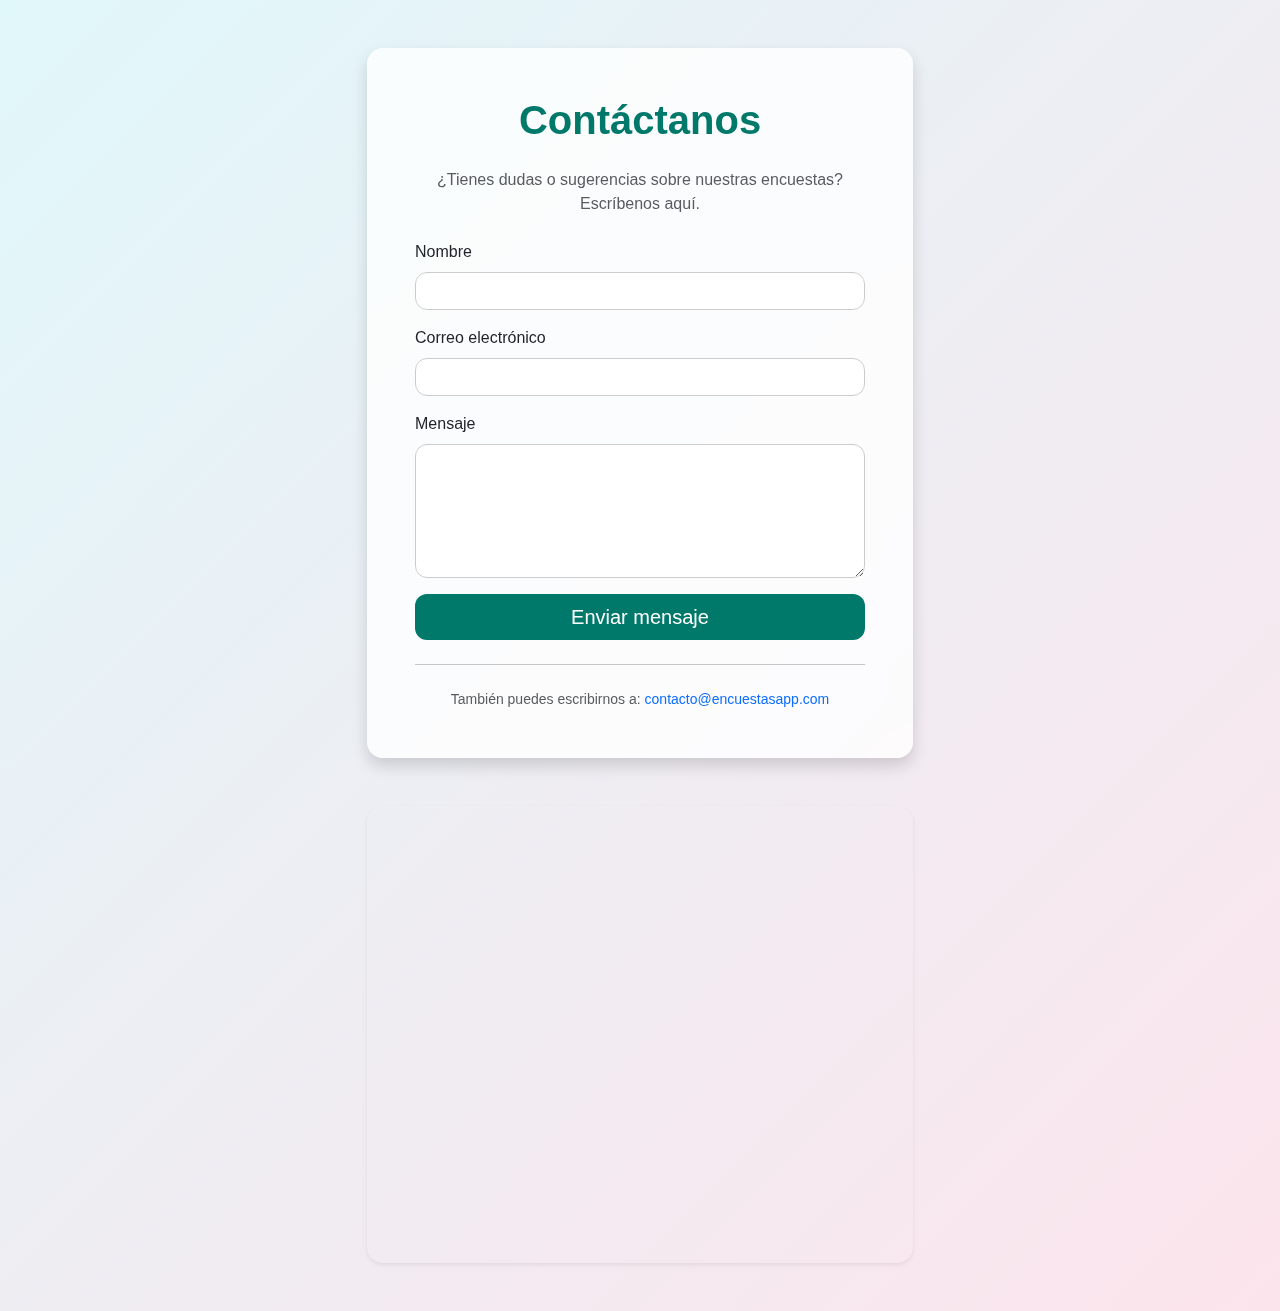
<file: contacto.html>
<!DOCTYPE html>
<html lang="es">
<head>
  <meta charset="UTF-8" />
  <meta name="viewport" content="width=device-width, initial-scale=1" />
  <title>Contacto | EncuestasApp</title>


  <link href="https://cdn.jsdelivr.net/npm/bootstrap@5.3.3/dist/css/bootstrap.min.css" rel="stylesheet">
</head>
<style>
    /* === Tipografía y base === */
body {
  font-family: 'Segoe UI', 'Helvetica Neue', sans-serif;
  background: linear-gradient(135deg, #e0f7fa, #fce4ec);
  color: #333;
  margin: 0;
  padding: 0;
}

/* === Títulos === */
h1, h2, h3 {
  font-weight: 700;
  color: #37474f;
}

/* === Tarjetas y formularios === */
.card {
  border: none;
  border-radius: 16px;
  box-shadow: 0 10px 25px rgba(0, 0, 0, 0.08);
  background-color: #ffffffcc;
  backdrop-filter: blur(10px);
}

.card-title {
  color: #00796b;
}

/* === Inputs personalizados === */
.form-control {
  border-radius: 12px;
  border: 1px solid #ccc;
  transition: all 0.3s ease;
}

.form-control:focus {
  border-color: #00796b;
  box-shadow: 0 0 0 4px rgba(0, 150, 136, 0.15);
}

/* === Botón principal === */
.btn-primary {
  background-color: #00796b;
  border: none;
  border-radius: 12px;
  transition: all 0.3s ease;
}

.btn-primary:hover {
  background-color: #004d40;
  transform: translateY(-2px);
  box-shadow: 0 6px 12px rgba(0,0,0,0.15);
}

/* === Pie de página de contacto === */
.contact-footer {
  margin-top: 20px;
  font-size: 0.9rem;
  color: #555;
}

.map-container {
  position: relative;
  overflow: hidden;
  border-radius: 30px;
  clip-path: polygon(0 10%, 10% 0, 90% 0, 100% 10%, 100% 90%, 90% 100%, 10% 100%, 0 90%);
  box-shadow: 0 10px 30px rgba(0, 150, 136, 0.4);
  transform: scale(1);
  transition: transform 0.3s ease, box-shadow 0.3s ease;
  animation: floatIn 1s ease-out both;
}

.map-container:hover {
  transform: scale(1.03);
  box-shadow: 0 16px 40px rgba(0, 150, 136, 0.5);
}

.map-container iframe {
  border: none;
  width: 100%;
  height: 100%;
}

/* Animación de entrada */
@keyframes floatIn {
  from {
    opacity: 0;
    transform: translateY(20px) scale(0.95);
  }
  to {
    opacity: 1;
    transform: translateY(0) scale(1);
  }
}
.map-co

/* === Iframe de mapa === */
iframe {
  border-radius: 12px;
  box-shadow: 0 4px 15px rgba(0, 0, 0, 0.1);
}

/* === Animaciones suaves === */
input, textarea, button {
  transition: all 0.2s ease-in-out;
}

   </style>
<body class="bg-light">

  <div class="container py-5">
    <div class="row justify-content-center">
      <div class="col-md-8 col-lg-6">
        <div class="card shadow rounded-4">
          <div class="card-body p-5">
            <h1 class="card-title text-center mb-4">Contáctanos</h1>
            <p class="text-center text-muted mb-4">¿Tienes dudas o sugerencias sobre nuestras encuestas? Escríbenos aquí.</p>

            <form action="/enviar-contacto" method="POST">
              <div class="mb-3">
                <label for="nombre" class="form-label">Nombre</label>
                <input type="text" class="form-control" id="nombre" name="nombre" required>
              </div>

              <div class="mb-3">
                <label for="email" class="form-label">Correo electrónico</label>
                <input type="email" class="form-control" id="email" name="email" required>
              </div>

              <div class="mb-3">
                <label for="mensaje" class="form-label">Mensaje</label>
                <textarea class="form-control" id="mensaje" name="mensaje" rows="5" required></textarea>
              </div>

              <div class="d-grid">
                <button type="submit" class="btn btn-primary btn-lg">Enviar mensaje</button>
              </div>
            </form>

            <hr class="my-4">

            <div class="text-center small text-muted">
              También puedes escribirnos a: 
              <a href="mailto:contacto@starencuestasapp.com" class="text-decoration-none">contacto@encuestasapp.com</a>
            </div>
          </div>
        </div>

        <!-- Mapa (opcional) -->
        <div class="mt-5 rounded-4 overflow-hidden shadow-sm">
          <iframe 
            src="https://www.google.com/maps/embed?pb=!1m18!1m12!1m3!1d1458.2768006628085!2d-9.024049311257965!3d43.029782353478346!2m3!1f0!2f0!3f0!3m2!1i1024!2i768!4f13.1!3m3!1m2!1s0xd2ecf67c6e6c081%3A0xab712e62eb624a7c!2zQmHDrcOxYXMsIDE1MTI3IFZpbWlhbnpvLCBMYSBDb3J1w7Fh!5e0!3m2!1ses!2ses!4v1748881014498!5m2!1ses!2ses" width="600" height="450" style="border:0;" allowfullscreen="" loading="lazy" referrerpolicy="no-referrer-when-downgrade",
            width="100%" 
            height="250" 
            style="border:0;" 
            allowfullscreen="" 
            loading="lazy"
            class="rounded-4">
          </iframe>
          <!--Start of Tawk.to Script-->
<script type="text/javascript">
    var Tawk_API=Tawk_API||{}, Tawk_LoadStart=new Date();
    (function(){
    var s1=document.createElement("script"),s0=document.getElementsByTagName("script")[0];
    s1.async=true;
    s1.src='https://embed.tawk.to/683dc8eee4683b190d6141c4/1isolhpae';
    s1.charset='UTF-8';
    s1.setAttribute('crossorigin','*');
    s0.parentNode.insertBefore(s1,s0);
    })();
    </script>
    <!--End of Tawk.to Script-->    
        </div>
      </div>
    </div>
  </div>

  <script src="https://cdn.jsdelivr.net/npm/bootstrap@5.3.3/dist/js/bootstrap.bundle.min.js"></script>
</body>
</html>
</file>
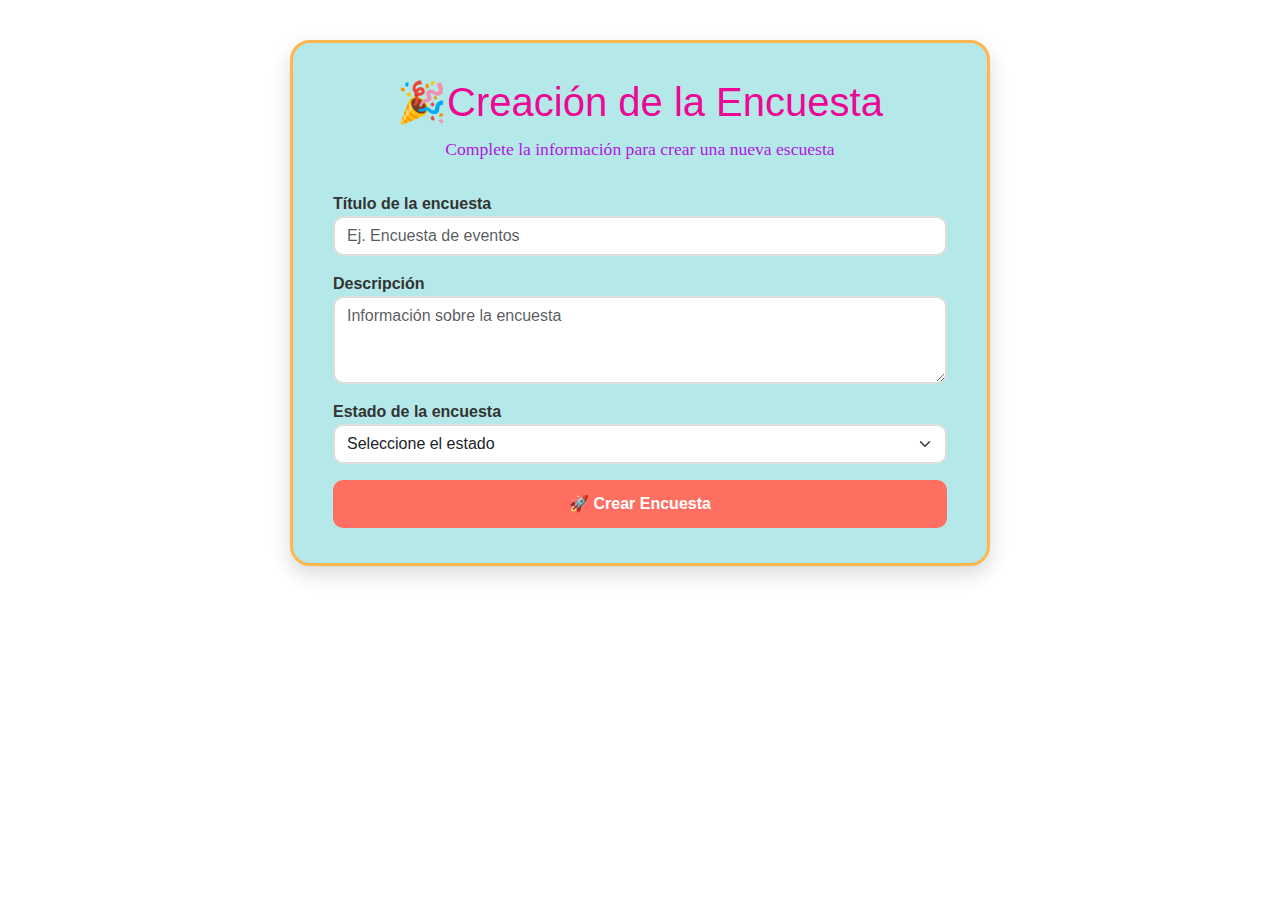
<file: formcrearenquisa.html>
<!DOCTYPE html>
<html lang="es">

<head>
    <meta charset="UTF-8" />
    <meta name="viewport" content="width=device-width, initial-scale=1.0" />
    <title> Crear Encuesta </title>
    <link href="https://cdn.jsdelivr.net/npm/bootstrap@5.3.6/dist/css/bootstrap.min.css" rel="stylesheet" />

    <style>
        body {
            font-family: 'Segoe UI', Tahoma, Geneva, Verdana, sans-serif;
            padding: 40px 0;
        }

        .form-container {
            background-color: rgb(181, 233, 233);
            max-width: 700px;
            margin: 0 auto;
            padding: 35px 40px;
            border-radius: 20px;
            box-shadow: 0 8px 20px rgba(0, 0, 0, 0.15);
            border: 3px solid #ffb74d;
        }

        h1 {
            font-size: 2.5rem;
            text-align: center;
            color: #ec0895;
            margin-bottom: 10px;
        }

        .form-text {
            text-align: center;
            color: #6c757d;
            font-size: 1.1rem;
            margin-bottom: 30px;
            color: rgb(175, 22, 227);
            font-family: Georgia, 'Times New Roman', Times, serif;
        }

        label {
            font-weight: bold;
            color: #333;
        }


        .form-control,
        .form-select {
            border-radius: 10px;
            border: 2px solid #ddd;
        }

        .form-control:focus,
        .form-select:focus {
            border-color: #ff9800;
            box-shadow: 0 0 5px rgba(255, 152, 0, 0.4);
        }

        .btn-encuesta {
            background-color: #ff6f61;
            border: none;
            padding: 12px 20px;
            color: white;
            font-weight: bold;
            border-radius: 10px;
            transition: background-color 0.3s ease;
            width: 100%;
            font-size: 1rem;
        }

        .btn-encuesta:hover {
            background-color: #ff3d2e;
        }
    </style>
</head>

<body>
    <div class="form-container">
        <h1> 🎉Creación de la Encuesta </h1>
        <p class="form-text"> Complete la información para crear una nueva escuesta </p>

        <form>
            <div class="mb-3">
                <label for="titulo">Título de la encuesta</label>
                <input type="text" class="form-control" id="titulo" name="titulo" placeholder="Ej. Encuesta de eventos"
                    required />
            </div>

            <div class="mb-3">
                <label for="descripcion"> Descripción </label>
                <textarea class="form-control" id="descripcion" name="descripcion" rows="3"
                    placeholder="Información sobre la encuesta" required></textarea>
            </div>

            <div class="mb-3">
                <label for="estado">Estado de la encuesta</label>
                <select class="form-select" id="estado" name="estado" required>
                    <option value="" disabled selected>Seleccione el estado</option>
                    <option value="activo">Activa</option>
                    <option value="inactivo">Inactiva</option>
                </select>
            </div>

            <button type="submit" class="btn btn-encuesta">🚀 Crear Encuesta</button>
        </form>
    </div>

    <script src="https://cdn.jsdelivr.net/npm/bootstrap@5.3.6/dist/js/bootstrap.bundle.min.js"></script>
</body>

</html>
</file>
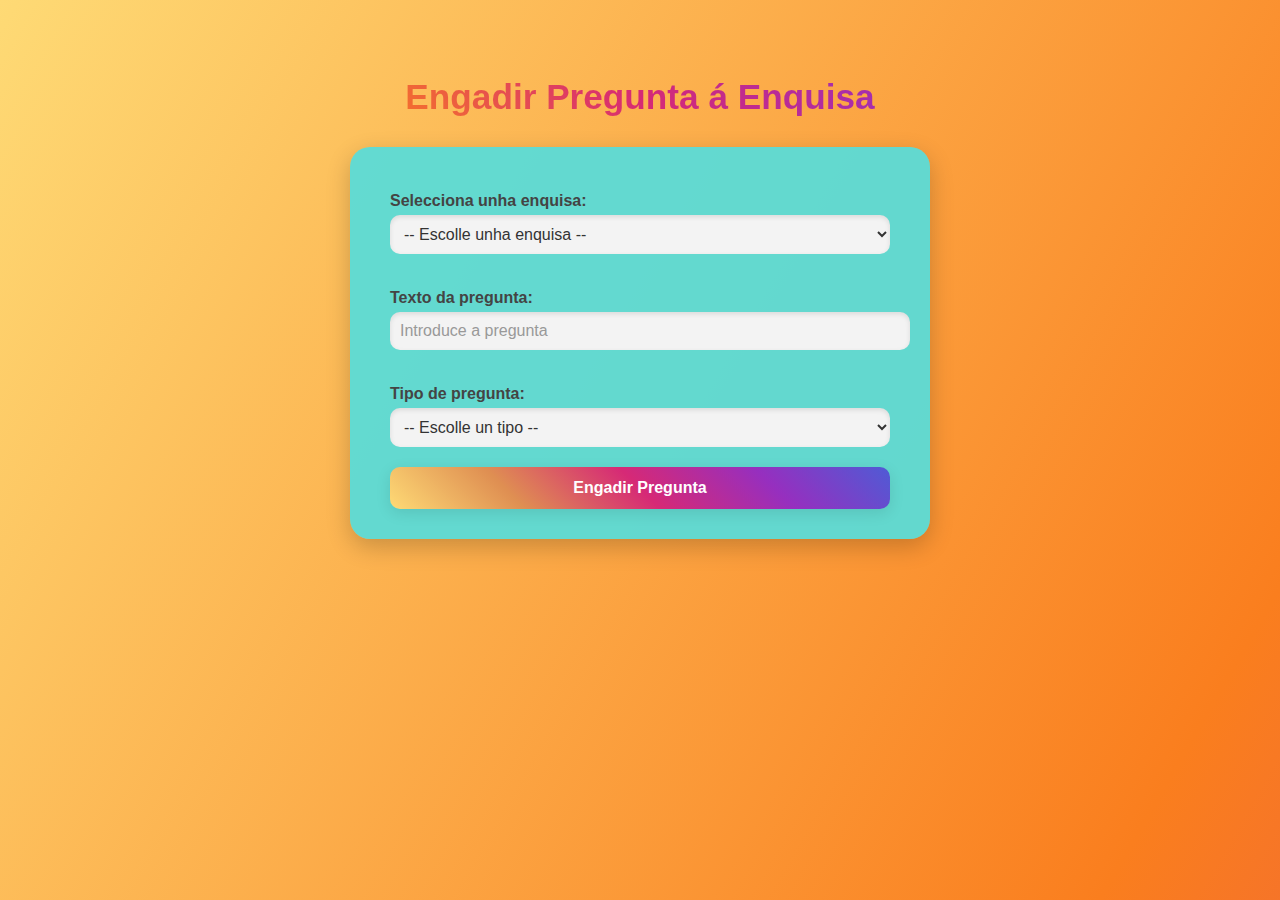
<file: formpreguntas.html>
<!DOCTYPE html>
<html lang="gl">

<head>
  <meta charset="UTF-8">
  <title>Engadir Pregunta á Enquisa</title>
  <style>
    body {
      font-family: 'Segoe UI', sans-serif;
      background: linear-gradient(120deg, #feda75, #fa7e1e, #d62976, #962fbf, #4f5bd5);
      background-size: 400% 400%;
      animation: gradientBG 15s ease infinite;
      padding: 40px;
      color: #333;
    }

    @keyframes gradientBG {
      0% {
        background-position: 0% 50%;
      }

      50% {
        background-position: 100% 50%;
      }

      100% {
        background-position: 0% 50%;
      }
    }

    h2 {
      text-align: center;
      background: linear-gradient(45deg, #feda75, #fa7e1e, #d62976, #962fbf, #4f5bd5);
      -webkit-background-clip: text;
      background-clip: text;
      -webkit-text-fill-color: transparent;
      font-size: 2.2em;
      margin-bottom: 30px;
    }

    form {
      background: rgba(91, 219, 215, 0.95);
      border-radius: 20px;
      padding: 30px 40px;
      max-width: 500px;
      margin: auto;
      box-shadow: 0 8px 25px rgba(0, 0, 0, 0.2);
    }

    label {
      display: block;
      margin-top: 15px;
      margin-bottom: 5px;
      font-weight: bold;
      color: #444;
    }

    input[type="text"],
    select {
      width: 100%;
      padding: 10px;
      border: none;
      border-radius: 10px;
      background: #f3f3f3;
      color: #333;
      font-size: 1em;
      box-shadow: inset 0 2px 5px rgba(0, 0, 0, 0.1);
      margin-bottom: 20px;
    }

    input::placeholder {
      color: #999;
    }

    select option {
      background-color: white;
      color: #333;
    }

    button {
      background: linear-gradient(45deg, #feda75, #df8f52, #d62976, #962fbf, #4f5bd5);
      color: white;
      padding: 12px 20px;
      font-size: 1em;
      font-weight: bold;
      border: none;
      border-radius: 10px;
      cursor: pointer;
      transition: transform 0.2s ease, box-shadow 0.2s ease;
      width: 100%;
      box-shadow: 0 4px 15px rgba(0, 0, 0, 0.1);
    }

    button:hover {
      transform: scale(1.05);
      box-shadow: 0 6px 20px rgba(0, 0, 0, 0.15);
    }
  </style>
</head>

<body>
  <h2>Engadir Pregunta á Enquisa</h2>
  <form>

    <label for="enquisa_id">Selecciona unha enquisa:</label>
    <select name="enquisa_id" id="enquisa_id" required>
      <option value="">-- Escolle unha enquisa --</option>
      <option value="1">Enquisa 1</option>
      <option value="2">Enquisa 2</option>
      <option value="3">Enquisa 3</option>
    </select>

    <label for="texto">Texto da pregunta:</label>
    <input type="text" id="texto" name="texto" placeholder="Introduce a pregunta" required>

    <label for="tipo">Tipo de pregunta:</label>
    <select name="tipo" id="tipo" required>
      <option value="">-- Escolle un tipo --</option>
      <option value="unica">Opción única</option>
      <option value="multiple">Opción múltiple</option>
      <option value="libre">Texto libre</option>
    </select>

    <button type="submit">Engadir Pregunta</button>
  </form>
</body>

</html>
</file>
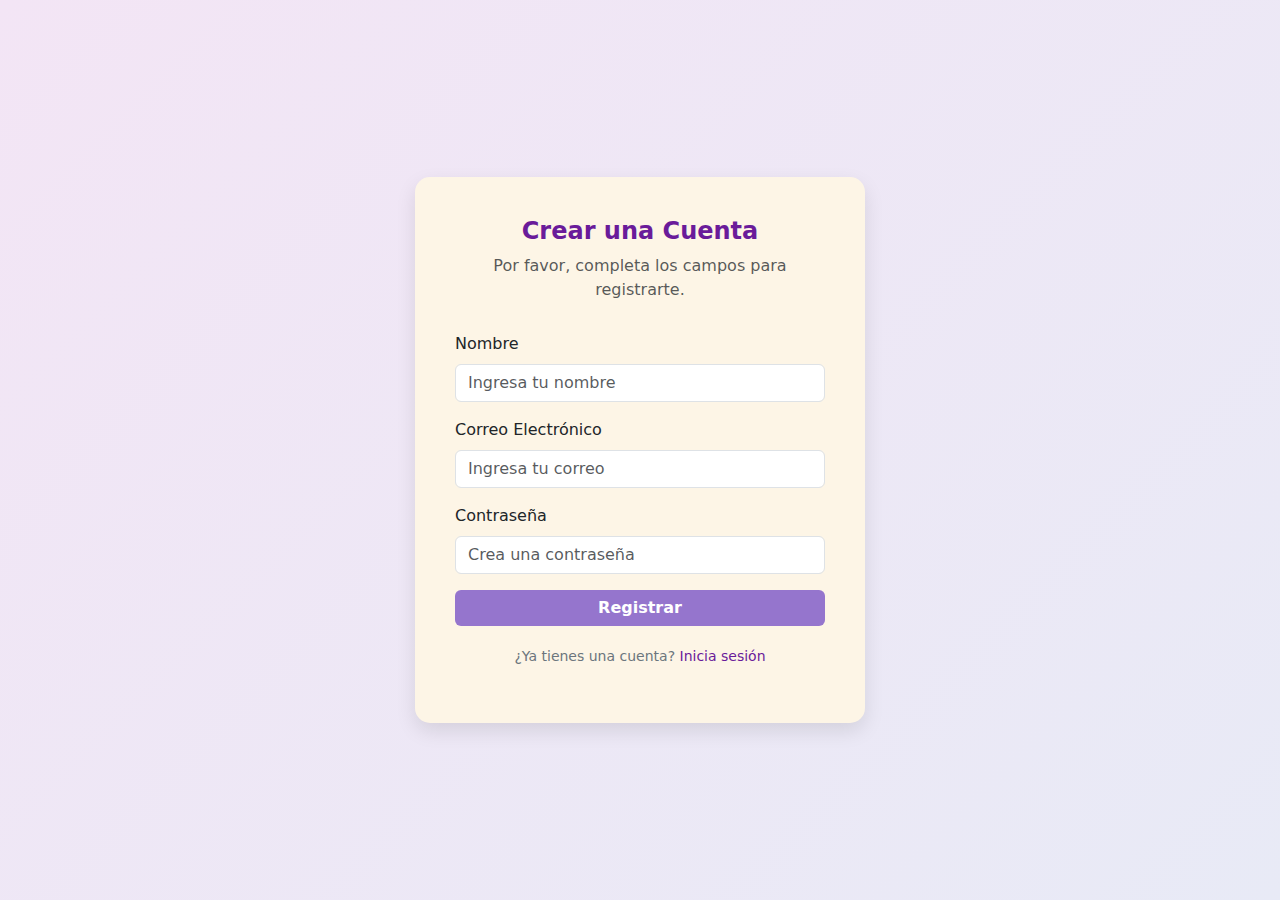
<file: formrexistrousuarios.html>
<!DOCTYPE html>
<html lang="es">

<head>
    <meta charset="UTF-8">
    <meta name="viewport" content="width=device-width, initial-scale=1.0">
    <title>Formulario de Registro</title>
    <link href="https://cdn.jsdelivr.net/npm/bootstrap@5.3.0/dist/css/bootstrap.min.css" rel="stylesheet">
    <style>
        body {
            background: linear-gradient(135deg, #f3e5f5, #e8eaf6);
            min-height: 100vh;
            display: flex;
            justify-content: center;
            align-items: center;
        }

        .form-container {
            background-color: #fdf5e6;
            border-radius: 15px;
            padding: 40px;
            box-shadow: 0 8px 20px rgba(0, 0, 0, 0.1);
            width: 100%;
            max-width: 450px;
        }

        .form-header {
            text-align: center;
            margin-bottom: 30px;
        }

        .form-header h2 {
            font-size: 24px;
            font-weight: bold;
            color: #6a1b9a;
        }

        .btn-custom {
            background-color: #9575cd;
            color: #ffffff;
            border: none;
            font-weight: bold;
        }

        .btn-custom:hover {
            background-color: #7e57c2;
        }

        .form-footer {
            text-align: center;
            margin-top: 20px;
            font-size: 14px;
            color: #6c757d;
        }

        .form-footer a {
            color: #6a1b9a;
            text-decoration: none;
        }

        .form-footer a:hover {
            text-decoration: underline;
        }
    </style>
    <script>
        alert("¡Bienvenido al formulario de registro!");
        document.addEventListener("DOMContentLoaded", function () {
            const form = document.querySelector("form");
            form.addEventListener("submit", function (event) {
                event.preventDefault();
                alert("Formulario enviado con éxito.");
                form.reset();
            });
        });
    </script>
</head>

<body>
    <div class="form-container">
        <div class="form-header">
            <h2>Crear una Cuenta</h2>
            <p class="text-muted">Por favor, completa los campos para registrarte.</p>
        </div>
        <form>
            <div class="mb-3">
                <label for="nombre" class="form-label">Nombre</label>
                <input type="text" id="nombre" name="nombre" class="form-control" placeholder="Ingresa tu nombre"
                    required>
            </div>

            <div class="mb-3">
                <label for="correo" class="form-label">Correo Electrónico</label>
                <input type="email" id="correo" name="correo" class="form-control" placeholder="Ingresa tu correo"
                    required>
            </div>

            <div class="mb-3">
                <label for="password" class="form-label">Contraseña</label>
                <input type="password" id="password" name="password" class="form-control"
                    placeholder="Crea una contraseña" required>
            </div>

            <button type="submit" class="btn btn-custom w-100">Registrar</button>
        </form>
        <div class="form-footer">
            <p>¿Ya tienes una cuenta? <a href="#">Inicia sesión</a></p>
        </div>
    </div>
</file>
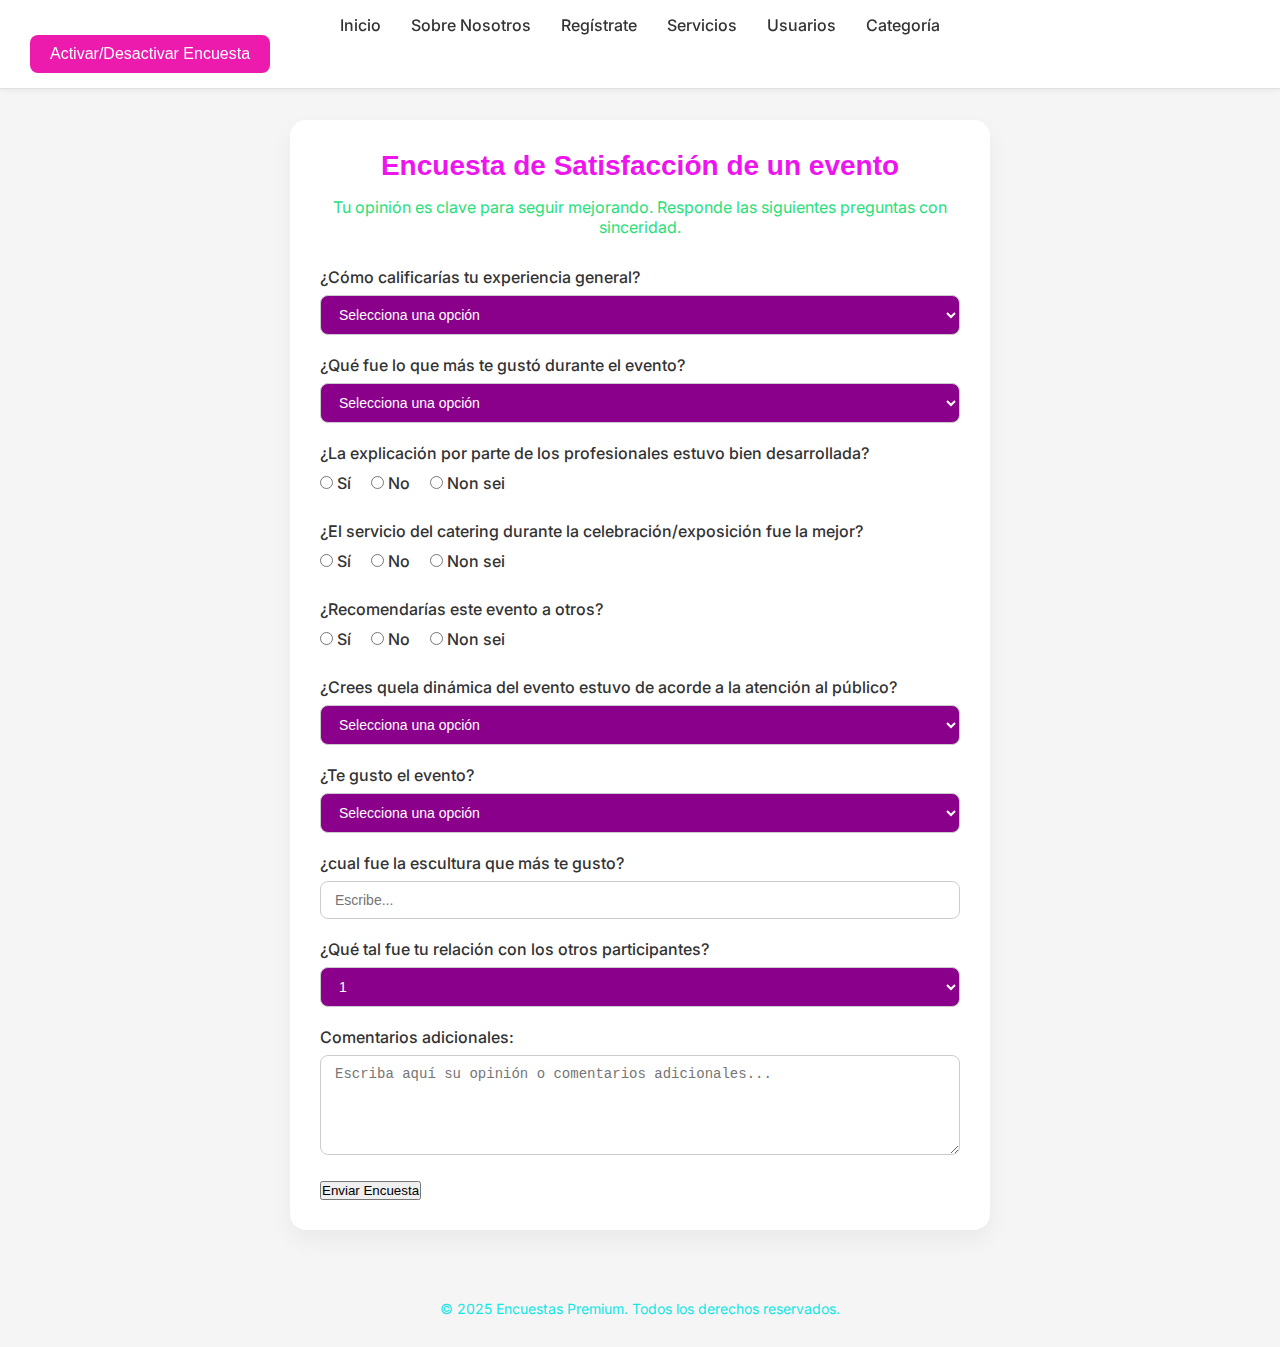
<file: index2.html>
<!DOCTYPE html>
<html lang="es">

<head>
    <meta charset="UTF-8" />
    <meta name="viewport" content="width=device-width, initial-scale=1.0" />
    <title>Encuestas Premium</title>

    <link href="https://fonts.googleapis.com/css2?family=Inter:wght@400;600&display=swap" rel="stylesheet">

    <style>
        * {
            box-sizing: border-box;
            margin: 0;
            padding: 0;
        }

        body {
            font-family: 'Inter', sans-serif;
            background-color: #f5f5f5;
            color: #333;
            padding-top: 80px;
        }

        header {
            position: fixed;
            width: 100%;
            top: 0;
            background-color: #ffffff;
            border-bottom: 1px solid #e0e0e0;
            padding: 15px 30px;
            box-shadow: 0 2px 6px rgba(0, 0, 0, 0.05);
            z-index: 999;
        }

        h1 {
            text-align: center;
            font-family: Verdana, Geneva, Tahoma, sans-serif;
            color: rgb(238, 20, 238);
            margin-bottom: 20px;
        }

        nav {
            display: flex;
            justify-content: center;
            gap: 30px;
        }

        nav a {
            text-decoration: none;
            color: #333;
            font-weight: 500;
            transition: color 0.3s ease;
        }

        nav a:hover {
            color: #ff6b6b;
        }

        main {
            display: flex;
            justify-content: center;
            align-items: center;
            flex-direction: column;
            padding: 40px 20px;
        }

        select {
            background-color: darkmagenta;
            color: white;
        }

        select option {
            background-color: #f5f5f5;
            color: #333;
        }

        select option:hover {
            background-color: #e0e0e0;
        }

        .card {
            background-color: #ffffff;
            padding: 30px;
            border-radius: 16px;
            max-width: 700px;
            width: 100%;
            box-shadow: 0 10px 25px rgba(0, 0, 0, 0.05);
        }

        .card h1 {
            font-size: 28px;
            margin-bottom: 15px;
            text-align: center;
            color: rgb(238, 20, 238);
        }

        .card p.description {
            text-align: center;
            font-size: 16px;
            margin-bottom: 30px;
            color: #28df7a;
        }

        .form-group {
            margin-bottom: 20px;
        }

        .form-group label {
            display: block;
            margin-bottom: 8px;
            font-weight: 500;
        }

        .form-group input[type="text"],
        .form-group select {
            width: 100%;
            padding: 10px 14px;
            border: 1px solid #ccc;
            border-radius: 8px;
            font-size: 14px;
        }

        .form-group .options {
            display: flex;
            gap: 20px;
            margin-top: 10px;
        }

        .btn-submit {
            display: block;
            width: 100%;
            background-color: #ff6b6b;
            color: white;
            font-weight: 600;
            padding: 12px;
            border: none;
            border-radius: 10px;
            font-size: 16px;
            cursor: pointer;
            margin-top: 20px;
            transition: background-color 0.3s ease;
        }

        .btn-submit:hover {
            background-color: #e918cd;
        }

        footer {
            text-align: center;
            font-size: 14px;
            color: #12e6e6;
            padding: 30px 0;
        }

        textarea {
            width: 100%;
            padding: 10px 14px;
            border: 1px solid #ccc;
            border-radius: 8px;
            font-size: 14px;
            height: 100px;
            resize: vertical;
        }

        textarea .boton-especial {
            background: linear-gradient(135deg, #7b1fa2, #00bcd4);
        }


        .boton-especial:hover {
            transform: scale(1.05);
            background: linear-gradient(135deg, #00bcd4)
        }

        footer a {
            color: #12e6e6;
            text-decoration: none;
            font-weight: 500;
        }

        button.btn-warning {
            background-color: #ec1aad;
            border-color: 2px solid #0ee4e4;
            color: white;
            border: none;
            padding: 10px 20px;
            border-radius: 8px;
            cursor: pointer;
            font-size: 16px;
            transition: background-color 0.3s ease;
        }


        @media (max-width: 768px) {
            nav {
                flex-direction: column;
                gap: 10px;
            }

            .card {
                padding: 20px;
            }
        }
    </style>
</head>

<body>

    <header>
        <nav>
            <a href="paginaprincipal.html">Inicio</a>
            <a href="formcrearenquisa.html">Sobre Nosotros</a>
            <a href="formlogin.html">Regístrate</a>
            <a href="formpreguntas.html">Servicios</a>
            <a href="formrexistrousuarios.html">Usuarios</a>
            <a href="formularioderesposta.html">Categoría</a>
        </nav>
        <script>
            function toggleEncuesta() {
                const overlay = document.querySelector('.card');
                if (overlay.style.display === 'none' || overlay.style.display === '') {
                    overlay.style.display = 'block';
                } else {
                    overlay.style.display = 'none';
                }
            }
        </script>
        <button class="btn btn-warning my-3" onclick="toggleEncuesta()">Activar/Desactivar Encuesta</button>
    </header>

    <main>
        <div class="card">
            <h1> Encuesta de Satisfacción de un evento </h1>
            <p class="description">Tu opinión es clave para seguir mejorando. Responde las siguientes preguntas con
                sinceridad.</p>

            <form>
                <div class="form-group">
                    <label>¿Cómo calificarías tu experiencia general?</label>
                    <select name="experiencia_general" required>
                        <option disabled selected>Selecciona una opción</option>
                        <option value="moi malo"> 1 </option>
                        <option value="malo"> 2 </option>
                        <option value="Regular"> 3 </option>
                        <option value="Bien"> 4 </option>
                        <option value="Excelente"> 5 </option>
                    </select>
                </div>

                <div class="form-group">
                    <label>¿Qué fue lo que más te gustó durante el evento?</label>
                    <select name="aspecto_favorito" required>
                        <option disabled selected>Selecciona una opción</option>
                        <option value="productos">Demostración de productos</option>
                        <option value="variedad">Variedad de servicios</option>
                        <option value="personal">Atención del personal</option>
                        <option value="alimentos">Alimentos y bebidas</option>
                        <option value="otros">Otros</option>
                    </select>
                </div>

                <div class="form-group">
                    <label> ¿La explicación por parte de los profesionales estuvo bien desarrollada? </label>
                    <div class="options">
                        <label><input type="radio" name="apoyo" value="Sí" required /> Sí</label>
                        <label><input type="radio" name="apoyo" value="No" /> No</label>
                        <label><input type="radio" name="apoyo" value="Non sei" /> Non sei </label>
                    </div>
                </div>

                <div class="form-group">
                    <label> ¿El servicio del catering durante la celebración/exposición fue la mejor? </label>
                    <div class="options">
                        <label><input type="radio" name="servicio_catering" value="Sí" required /> Sí </label>
                        <label><input type="radio" name="servicio_catering" value="No" /> No </label>
                        <label><input type="radio" name="servicio_catering" value="Non sei" /> Non sei </label>
                    </div>
                </div>

                <div class="form-group">
                    <label> ¿Recomendarías este evento a otros? </label>
                    <div class="options">
                        <label><input type="radio" name="servicio_adecuado" value="Sí" required /> Sí </label>
                        <label><input type="radio" name="servicio_adecuado" value="No" /> No </label>
                        <label><input type="radio" name="servicio_adecuado" value="Non sei" /> Non sei </label>
                    </div>
                </div>

                <div class="form-group">
                    <label>¿Crees quela dinámica del evento estuvo de acorde a la atención al público? </label>
                    <select name="dinamica_evento" required>
                        <option disabled selected>Selecciona una opción</option>
                        <option value="Moi malo">1</option>
                        <option value="Malo">2</option>
                        <option value="Regular">3</option>
                        <option value="Ben">4</option>
                        <option value="Excelente">5</option>
                    </select>
                </div>

                <div class="form-group">
                    <label> ¿Te gusto el evento? </label>
                    <select name="gusto_evento" required>
                        <option disabled selected>Selecciona una opción</option>
                        <option value="Moi malo">1</option>
                        <option value="Malo">2</option>
                        <option value="Regular">3</option>
                        <option value="Ben">4</option>
                        <option value="Excelente">5</option>
                    </select>
                </div>

                <div class="form-group">
                    <label> ¿cual fue la escultura que más te gusto? </label>
                    <input type="text" name="escultura_favorita" placeholder="Escribe..." required />
                </div>


                <div class="form-group">
                    <label>¿Qué tal fue tu relación con los otros participantes?</label>
                    <select name="relacion_participantes" id="">
                        <option value="Mui mala">1</option>
                        <option value="Mala">2</option>
                        <option value="Regular">3</option>
                        <option value="Bien">4</option>
                        <option value="Excelente">5</option>
                    </select>
                </div>

                <div class="form-group">
                    <label for="comentarios"> Comentarios adicionales: </label>
                    <textarea id="comentarios" name="comentarios"
                        placeholder="Escriba aquí su opinión o comentarios adicionales..."></textarea>
                </div>

                <button type="submit" class="boton-especial"> Enviar Encuesta </button>
            </form>
        </div>
    </main>
</body>
    <footer>
        &copy; 2025 Encuestas Premium. Todos los derechos reservados.
    </footer>
</body>

</html>
</file>
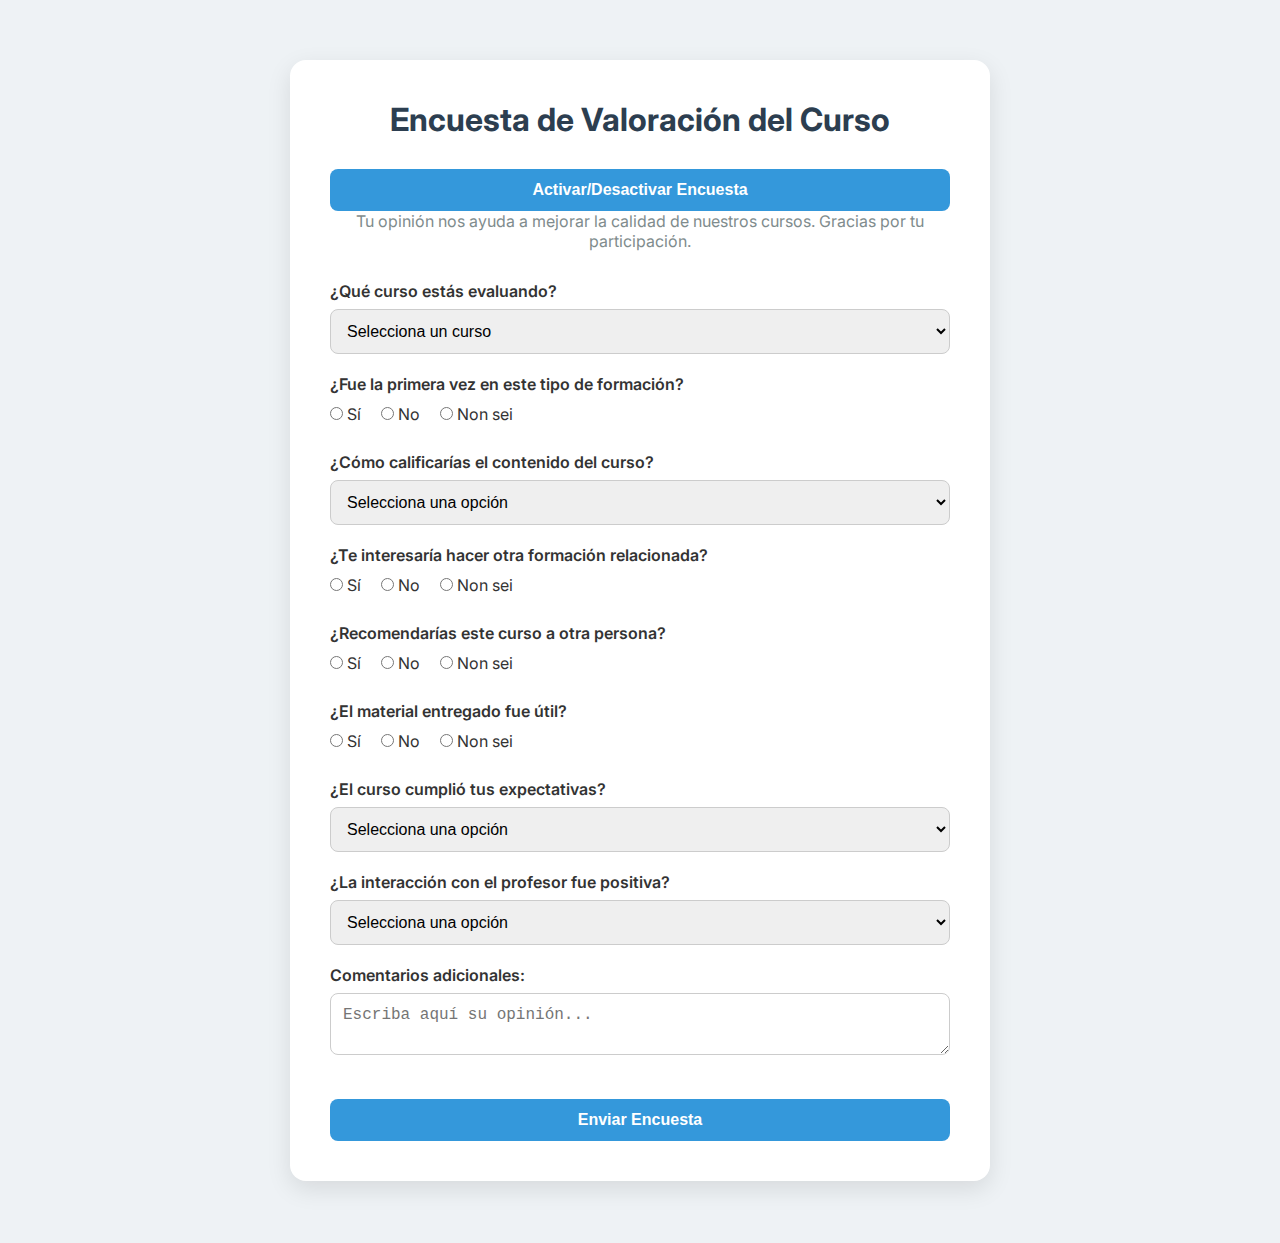
<file: index3.html>
<!DOCTYPE html>
<html lang="es">

<head>
    <meta charset="UTF-8" />
    <meta name="viewport" content="width=device-width, initial-scale=1.0" />
    <title>Valoración del Curso</title>
    <link href="https://fonts.googleapis.com/css2?family=Inter:wght@400;600&display=swap" rel="stylesheet" />
    <style>
        /* Tu CSS original sin cambios */
        * {
            box-sizing: border-box;
            margin: 0;
            padding: 0;
        }

        body {
            font-family: 'Inter', sans-serif;
            background-color: #eef2f5;
            color: #333;
            padding: 60px 20px;
        }

        .container {
            max-width: 700px;
            margin: auto;
            background-color: #ffffff;
            padding: 40px;
            border-radius: 16px;
            box-shadow: 0 8px 24px rgba(0, 0, 0, 0.1);
        }

        h1 {
            font-size: 2rem;
            text-align: center;
            margin-bottom: 10px;
            color: #2c3e50;
        }

        .description {
            text-align: center;
            font-size: 1rem;
            margin-bottom: 30px;
            color: #7f8c8d;
        }

        .form-group {
            margin-bottom: 20px;
        }

        label {
            display: block;
            margin-bottom: 8px;
            font-weight: 600;
        }

        input[type="text"],
        input[type="email"],
        select,
        textarea {
            width: 100%;
            padding: 12px;
            border: 1px solid #ccc;
            border-radius: 8px;
            font-size: 1rem;
        }

        .options {
            display: flex;
            gap: 20px;
            margin-top: 10px;
        }

        .options label {
            font-weight: normal;
        }

        .btn-submit {
            display: inline-block;
            width: 100%;
            background-color: #3498db;
            color: #fff;
            font-weight: 600;
            padding: 12px;
            border: none;
            border-radius: 8px;
            font-size: 16px;
            cursor: pointer;
            transition: background-color 0.3s ease;
            margin-top: 20px;
        }

        .btn-submit:hover {
            background-color: #2980b9;
        }

        @media (max-width: 600px) {
            .container {
                padding: 20px;
            }
        }
    </style>
</head>

<body>
    <div class="container">
        <h1>Encuesta de Valoración del Curso</h1>
        <button class="btn-submit" onclick="toggleEncuesta()">Activar/Desactivar Encuesta</button>
        <p class="description">Tu opinión nos ayuda a mejorar la calidad de nuestros cursos. Gracias por tu
            participación.</p>

        <form id="formCurso">
            <div class="form-group">
                <label for="curso">¿Qué curso estás evaluando?</label>
                <select id="curso" name="curso" required>
                    <option disabled selected>Selecciona un curso</option>
                    <option value="web">Desarrollo Web</option>
                    <option value="ux">Diseño UX/UI</option>
                    <option value="ml">Aprendizaje Automático</option>
                    <option value="marketing">Marketing Digital</option>
                </select>
            </div>

            <div class="form-group">
                <label>¿Fue la primera vez en este tipo de formación?</label>
                <div class="options">
                    <label><input type="radio" name="primera_vez" value="sí" required /> Sí</label>
                    <label><input type="radio" name="primera_vez" value="no" /> No</label>
                    <label><input type="radio" name="primera_vez" value="non sei" /> Non sei</label>
                </div>
            </div>

            <div class="form-group">
                <label>¿Cómo calificarías el contenido del curso?</label>
                <select name="contenido" required>
                    <option disabled selected>Selecciona una opción</option>
                    <option value="1">1</option>
                    <option value="2">2</option>
                    <option value="3">3</option>
                    <option value="4">4</option>
                    <option value="5">5</option>
                </select>
            </div>

            <div class="form-group">
                <label>¿Te interesaría hacer otra formación relacionada?</label>
                <div class="options">
                    <label><input type="radio" name="interes_formacion" value="sí" required /> Sí</label>
                    <label><input type="radio" name="interes_formacion" value="no" /> No</label>
                    <label><input type="radio" name="interes_formacion" value="non sei" /> Non sei</label>
                </div>
            </div>

            <div class="form-group">
                <label>¿Recomendarías este curso a otra persona?</label>
                <div class="options">
                    <label><input type="radio" name="recomendacion" value="sí" required /> Sí</label>
                    <label><input type="radio" name="recomendacion" value="no" /> No</label>
                    <label><input type="radio" name="recomendacion" value="non sei" /> Non sei</label>
                </div>
            </div>

            <div class="form-group">
                <label>¿El material entregado fue útil?</label>
                <div class="options">
                    <label><input type="radio" name="material_util" value="sí" required /> Sí</label>
                    <label><input type="radio" name="material_util" value="no" /> No</label>
                    <label><input type="radio" name="material_util" value="non sei" /> Non sei</label>
                </div>
            </div>

            <div class="form-group">
                <label>¿El curso cumplió tus expectativas?</label>
                <select name="cumplio_expectativas" required>
                    <option disabled selected>Selecciona una opción</option>
                    <option value="1">1</option>
                    <option value="2">2</option>
                    <option value="3">3</option>
                    <option value="4">4</option>
                    <option value="5">5</option>
                </select>
            </div>

            <div class="form-group">
                <label>¿La interacción con el profesor fue positiva?</label>
                <select name="interaccion_profesor" required>
                    <option disabled selected>Selecciona una opción</option>
                    <option value="1">1</option>
                    <option value="2">2</option>
                    <option value="3">3</option>
                    <option value="4">4</option>
                    <option value="5">5</option>
                </select>
            </div>

            <div class="form-group">
                <label for="comentarios">Comentarios adicionales:</label>
                <textarea name="comentarios" id="comentarios" placeholder="Escriba aquí su opinión..."></textarea>
            </div>

            <button type="submit" class="btn-submit">Enviar Encuesta</button>
        </form>
    </div>

    <script>
        function toggleEncuesta() {
            const form = document.getElementById('formCurso');
            form.style.display = form.style.display === 'none' ? 'block' : 'none';
        }

        document.getElementById("formCurso").addEventListener("submit", function (e) {
            e.preventDefault();

            const formData = new FormData(this);
            const datos = {};

            formData.forEach((valor, clave) => {
                datos[clave] = valor;
            });

            localStorage.setItem("valoracion_curso", JSON.stringify(datos));
            alert("✅ ¡Gracias por completar la encuesta!");
            this.reset();
        });
    </script>
</body>

</html>
</file>
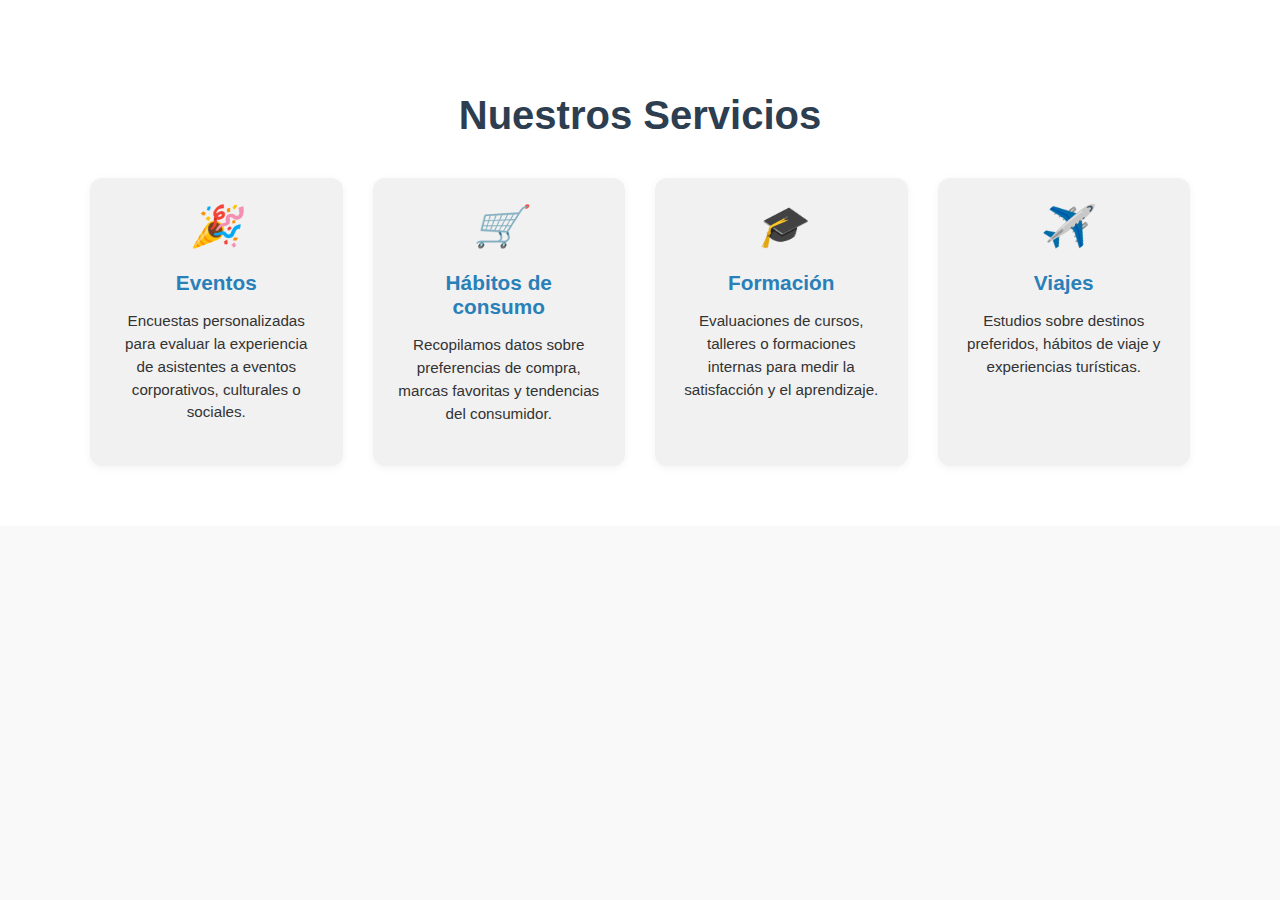
<file: servicios.html>
<!DOCTYPE html>
<html lang="es">

<head>
    <meta charset="UTF-8">
    <meta name="viewport" content="width=device-width, initial-scale=1.0">
    <title> Servicios</title>
    <style>
        body {
            margin: 0;
            font-family: 'Segoe UI', Tahoma, Geneva, Verdana, sans-serif;
            background-color: #f9f9f9;
            color: #333;
        }

        .servicios {
            padding: 60px 20px;
            background-color: #ffffff;
            text-align: center;
        }

        .titulo {
            font-size: 2.5rem;
            margin-bottom: 40px;
            color: #2c3e50;
        }

        .container {
            max-width: 1100px;
            margin: 0 auto;
        }

        .servicios-grid {
            display: grid;
            grid-template-columns: repeat(auto-fit, minmax(250px, 1fr));
            gap: 30px;
        }

        .servicio {
            background-color: #f1f1f1;
            padding: 25px;
            border-radius: 12px;
            transition: transform 0.3s ease;
            box-shadow: 0 2px 8px rgba(0, 0, 0, 0.05);
        }

        .servicio:hover {
            transform: translateY(-5px);
        }

        .icono {
            font-size: 2.5rem;
            margin-bottom: 15px;
            display: block;
        }

        h3 {
            font-size: 1.3rem;
            margin-bottom: 10px;
            color: #2980b9;
        }

        p {
            font-size: 0.95rem;
            line-height: 1.5;
        }
    </style>
</head>

<body>
    <section class="servicios">
        <div class="container">
            <h2 class="titulo">Nuestros Servicios</h2>
            <div class="servicios-grid">
                <div class="servicio">
                    <i class="icono">🎉</i>
                    <h3>Eventos</h3>
                    <p>Encuestas personalizadas para evaluar la experiencia de asistentes a eventos corporativos,
                        culturales o sociales.</p>
                </div>
                <div class="servicio">
                    <i class="icono">🛒</i>
                    <h3>Hábitos de consumo</h3>
                    <p>Recopilamos datos sobre preferencias de compra, marcas favoritas y tendencias del consumidor.</p>
                </div>
                <div class="servicio">
                    <i class="icono">🎓</i>
                    <h3>Formación</h3>
                    <p>Evaluaciones de cursos, talleres o formaciones internas para medir la satisfacción y el
                        aprendizaje.</p>
                </div>
                <div class="servicio">
                    <i class="icono">✈️</i>
                    <h3>Viajes</h3>
                    <p>Estudios sobre destinos preferidos, hábitos de viaje y experiencias turísticas.</p>
                </div>
            </div>
        </div>
    </section>
</body>

</html>
</file>
